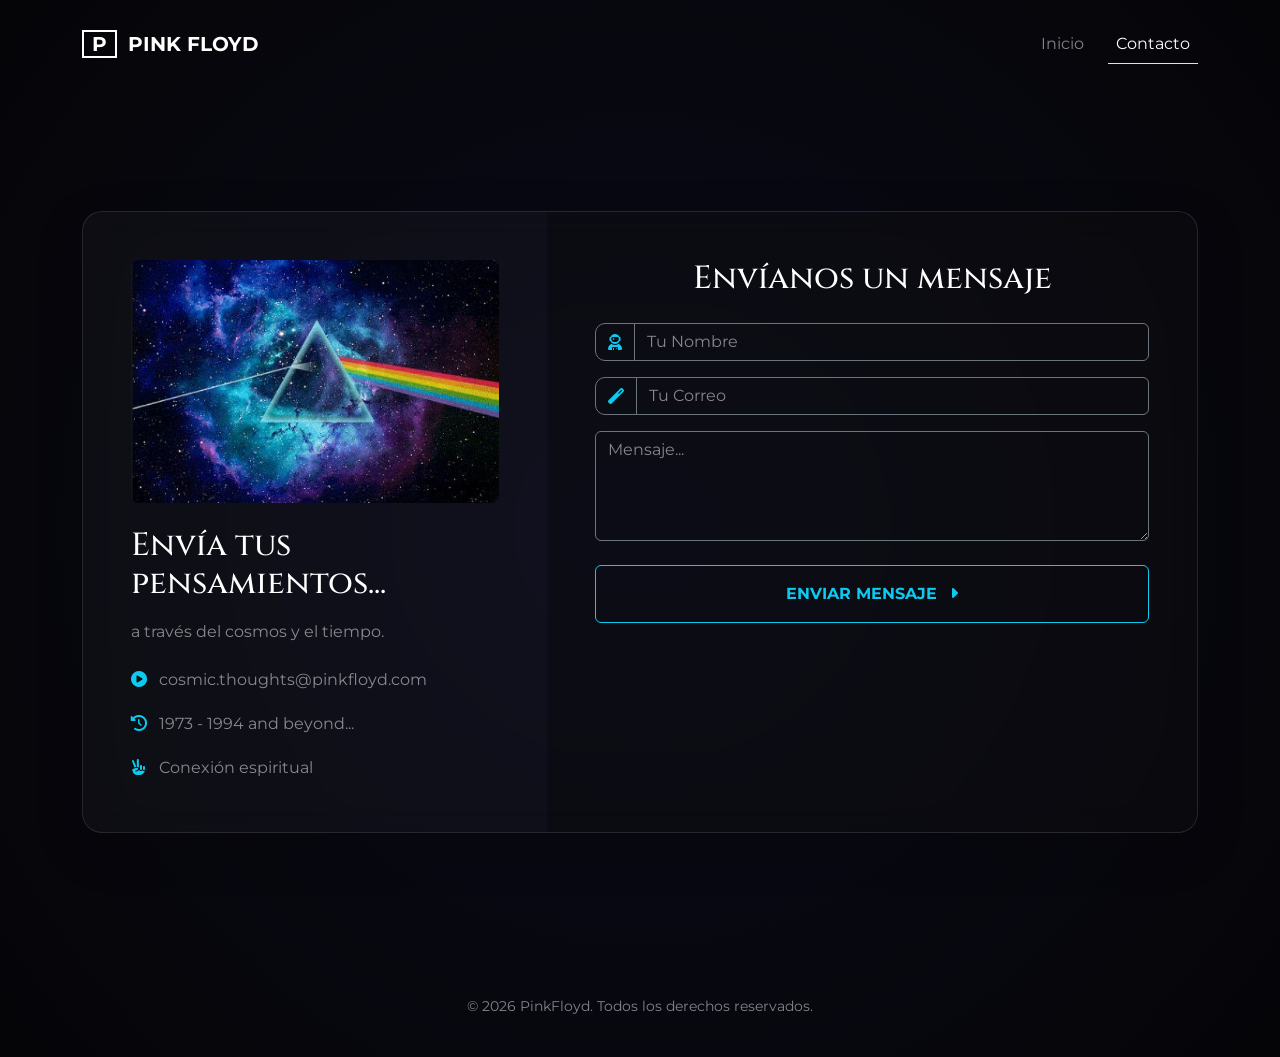
<file: Contact.html>
<!DOCTYPE html>
<html lang="es">
<head>
    <meta charset="UTF-8">
    <meta name="viewport" content="width=device-width, initial-scale=1.0">
    <title>Pink Floyd | Contacto</title>

    <link href="https://cdn.jsdelivr.net/npm/bootstrap@5.3.3/dist/css/bootstrap.min.css" rel="stylesheet">
    <link href="https://fonts.googleapis.com/css2?family=Cinzel:wght@400;700&family=Montserrat:wght@300;400&display=swap" rel="stylesheet">
    <link rel="stylesheet" href="https://cdnjs.cloudflare.com/ajax/libs/font-awesome/6.0.0/css/all.min.css">
    <link rel="stylesheet" href="assets/css/styles.css">
</head>
<body class="bg-black"> <nav class="navbar navbar-expand-lg navbar-dark pt-4">
    <div class="container">
        <a class="navbar-brand fw-bold" href="index.html">
            <span class="logo-p" style="border: 2px solid white; padding: 0 8px; margin-right: 5px;">P</span> PINK FLOYD
        </a>

        <button class="navbar-toggler" type="button" data-bs-toggle="collapse" data-bs-target="#navbarNav" aria-controls="navbarNav" aria-expanded="false" aria-label="Toggle navigation">
            <span class="navbar-toggler-icon"></span>
        </button>

        <div class="collapse navbar-collapse" id="navbarNav">
            <div class="navbar-nav ms-auto gap-3 pt-3 pt-lg-0">
                <a href="menu.html" class="nav-link text-white-50">Inicio</a>
                <a href="Contact.html" class="nav-link text-white border-bottom border-lg-0 pb-1">Contacto</a>
            </div>
        </div>
    </div>
</nav>

<main class="container d-flex align-items-center justify-content-center min-vh-100 py-5">
    <div class="row glass-container shadow-lg w-100 overflow-hidden" style="background: rgba(255,255,255,0.03); backdrop-filter: blur(15px); -webkit-backdrop-filter: blur(15px); border: 1px solid rgba(255,255,255,0.1); border-radius: 20px;">

        <div class="col-lg-5 p-5 d-flex flex-column justify-content-center border-md-bottom border-lg-end" style="border-color: rgba(255,255,255,0.1) !important;">
            <div class="text-center mb-4">
                <img src="assets/img/prisma.jpg" class="img-fluid rounded-3" alt="Prisma">
            </div>

            <h2 class="text-white mb-3" style="font-family: 'Cinzel', serif;">Envía tus pensamientos...</h2>
            <p class="text-white-50 mb-4">a través del cosmos y el tiempo.</p>

            <div class="d-flex flex-column gap-3 text-white-50">
                <p class="mb-1"><i class="fas fa-play-circle text-info me-2"></i> cosmic.thoughts@pinkfloyd.com</p>
                <p class="mb-1"><i class="fas fa-history me-2 text-info"></i> 1973 - 1994 and beyond...</p>
                <p class="mb-1"><i class="fas fa-hand-peace me-2 text-info"></i> Conexión espiritual</p>
            </div>
        </div>

        <div class="col-lg-7 p-5" style="background: rgba(0,0,0,0.3);">
            <h2 class="text-white mb-4 text-center" style="font-family: 'Cinzel', serif;">Envíanos un mensaje</h2>

            <form>
                <div class="mb-3">
                    <div class="input-group">
                        <span class="input-group-text bg-transparent text-info border-secondary"><i class="fas fa-user-astronaut"></i></span>
                        <input type="text" class="form-control bg-transparent text-white border-secondary" placeholder="Tu Nombre" required>
                    </div>
                </div>
                <div class="mb-3">
                    <div class="input-group">
                        <span class="input-group-text bg-transparent text-info border-secondary"><i class="fas fa-magic"></i></span>
                        <input type="email" class="form-control bg-transparent text-white border-secondary" placeholder="Tu Correo" required>
                    </div>
                </div>
                <div class="mb-4">
                    <textarea class="form-control bg-transparent text-white border-secondary" rows="4" placeholder="Mensaje..."></textarea>
                </div>

                <button type="submit" class="btn btn-outline-info w-100 py-3 fw-bold">
                    ENVIAR MENSAJE <i class="fas fa-caret-right ms-2"></i>
                </button>
            </form>
        </div>
    </div>
</main>

<footer class="text-center py-4 text-white-50 small">
    <p>&copy; 2026 PinkFloyd. Todos los derechos reservados.</p>
</footer>

<script src="https://cdn.jsdelivr.net/npm/bootstrap@5.3.3/dist/js/bootstrap.bundle.min.js"></script>
</body>
</html>
</file>
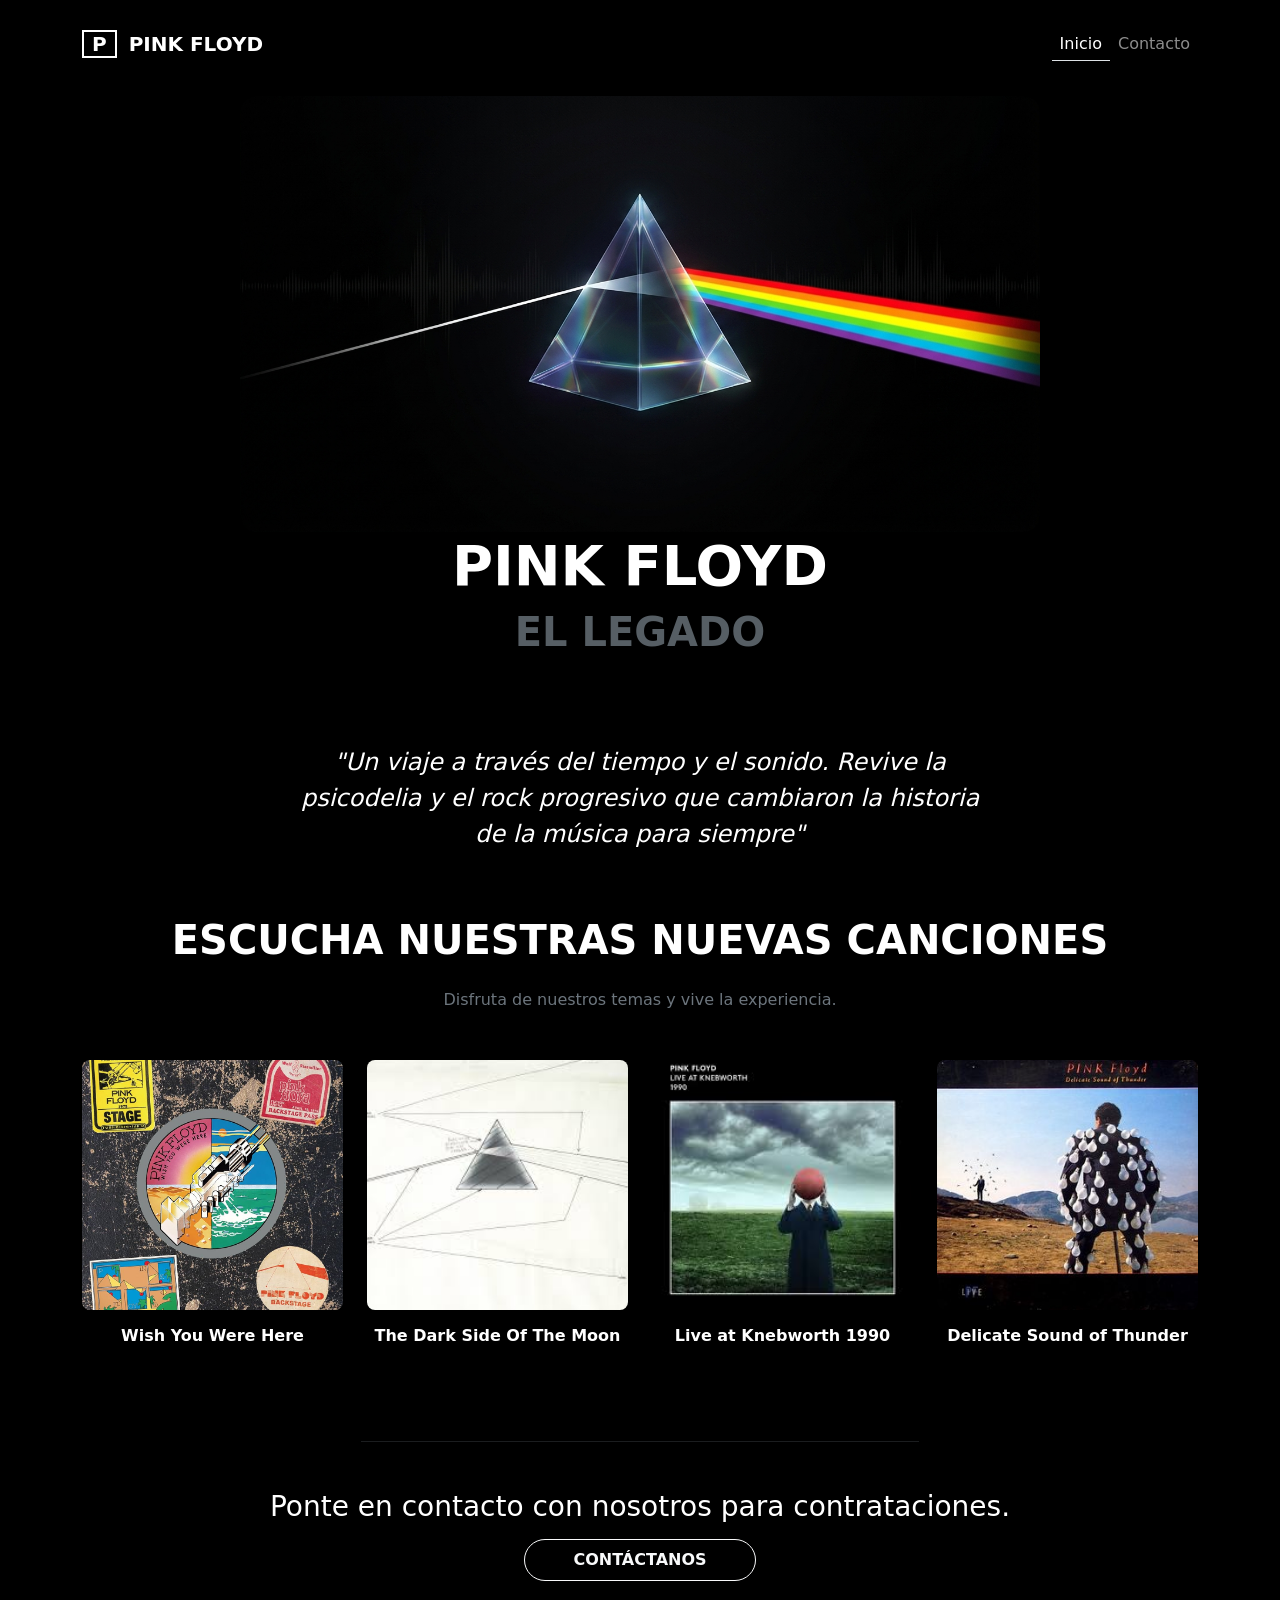
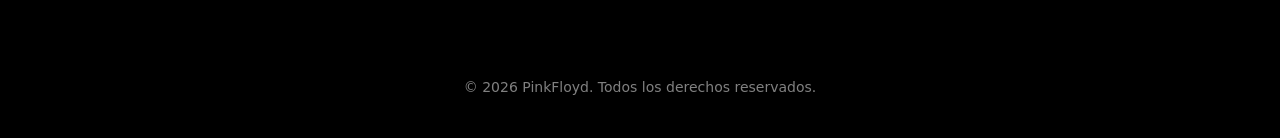
<file: inicio.html>
<!doctype html>
<html lang="en">
<head>
    <meta charset="UTF-8">
    <title>Pink Floyd</title>
    <link href="assets/css/bootstrap.css" rel="stylesheet">
</head>
<body class="bg-black">
<header>
    <nav class="navbar navbar-expand-lg navbar-dark bg-black shadow-sm sticky-top pt-4">
        <div class="container">
            <a class="navbar-brand fw-bold" href="index.html">
                <span class="logo-p" style="border: 2px solid white; padding: 0 8px; margin-right: 5px;">P</span> PINK FLOYD
            </a>
            <button class="navbar-toggler" type="button" data-bs-toggle="collapse" data-bs-target="#navbarNav">
                <span class="navbar-toggler-icon"></span>
            </button>
            <div class="collapse navbar-collapse" id="navbarNav">
                <ul class="navbar-nav ms-auto">
                    <li class="nav-item"><a class="nav-link text-white border-bottom text-decoration-none pb-1" href="inicio.html">Inicio</a></li>
                    <li class="nav-item"><a class="nav-link" href="Contact.html">Contacto</a></li>
                </ul>
            </div>
        </div>
    </nav>
</header>
<main>
    <div class="container py-4 d-flex flex-column justify-content-center align-items-center">
        <img src="assets/img/pinkfloidacacotorron.png"
             alt="Pink Floyd El Legado"
             class="img-fluid rounded-4 shadow"
             style="max-width: 800px; width: 100%; height: auto;">
        <h1 class="display-4 fw-bold" style="color: white;">PINK FLOYD</h1>
        <p class="display-6 fw-bold" style="color: #565e64;">EL LEGADO</p>
    </div>

    <div class="container my-5 d-flex flex-column justify-content-center align-items-center">
        <p class="fs-4 text-white fw-light lh-base text-center" style="max-width: 700px; font-style: italic;">"Un viaje a través del tiempo y el sonido. Revive la psicodelia y el rock progresivo que cambiaron la historia de la música para siempre"</p>
    </div>

    <div class="container my-5 text-center">
        <h2 class="display-6 fw-bold text-white mb-4">ESCUCHA NUESTRAS NUEVAS CANCIONES</h2>
        <p class="text-secondary mb-5">Disfruta de nuestros temas y vive la experiencia.</p>

        <div class="row justify-content-center g-4">
            <div class="col-6 col-md-3">
                <div class="card bg-transparent border-0">
                    <img src="assets/img/si.jpg" alt="Álbum 1" class="img-fluid rounded-3 shadow-lg mb-3"
                         style="height: 250px; width: 100%; object-fit: cover;">
                    <h5 class="text-white fw-bold fs-6">Wish You Were Here</h5>
                </div>
            </div>

            <div class="col-6 col-md-3">
                <div class="card bg-transparent border-0">
                    <img src="assets/img/darkpink.jpg" alt="Álbum 2" class="img-fluid rounded-3 shadow-lg mb-3"
                         style="height: 250px; width: 100%; object-fit: cover;">
                    <h5 class="text-white fw-bold fs-6">The Dark Side Of The Moon</h5>
                </div>
            </div>

            <div class="col-6 col-md-3">
                <div class="card bg-transparent border-0">
                    <img src="assets/img/live.jpg" alt="Álbum 3" class="img-fluid rounded-3 shadow-lg mb-3"
                         style="height: 250px; width: 100%; object-fit: cover;">
                    <h5 class="text-white fw-bold fs-6">Live at Knebworth 1990</h5>
                </div>
            </div>

            <div class="col-6 col-md-3">
                <div class="card bg-transparent border-0">
                    <img src="assets/img/delicate.jpg" alt="Álbum 4" class="img-fluid rounded-3 shadow-lg mb-3"
                         style="height: 250px; width: 100%; object-fit: cover;">
                    <h5 class="text-white fw-bold fs-6">Delicate Sound of Thunder</h5>
                </div>
            </div>
        </div> </div>
    <div class="container my-5 py-4 text-center">
        <hr class="border-secondary opacity-25 w-50 mx-auto mb-5">

        <h3 class="text-white fw-light mb-3">Ponte en contacto con nosotros para contrataciones.</h3>
        <a href="Contact.html" class="btn btn-outline-light btn-lg px-5 py-2 rounded-pill fw-bold text-uppercase fs-6 tracking-wider">
            Contáctanos
        </a>
    </div>
</main>
<footer class="text-center py-4 text-white-50 small">
    <p>&copy; 2026 PinkFloyd. Todos los derechos reservados.</p>
</footer>
</body>
</html>
</file>
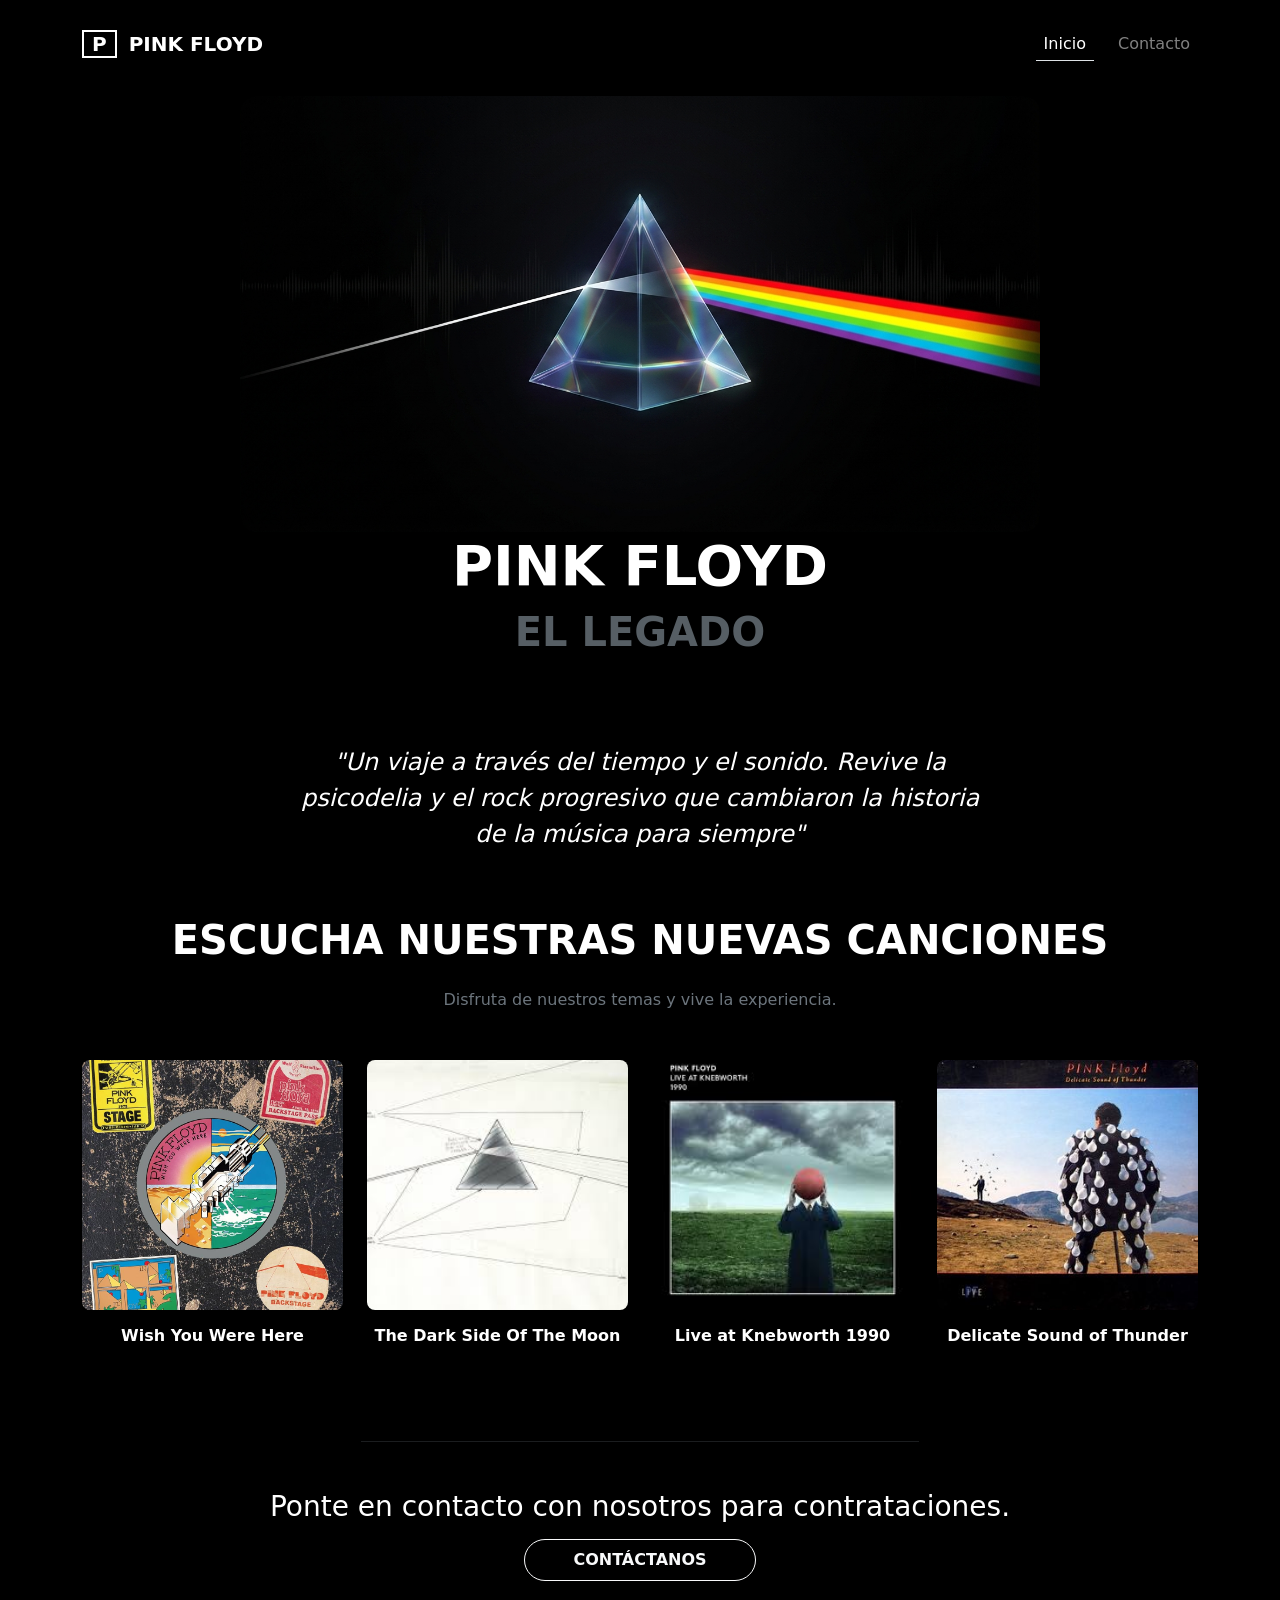
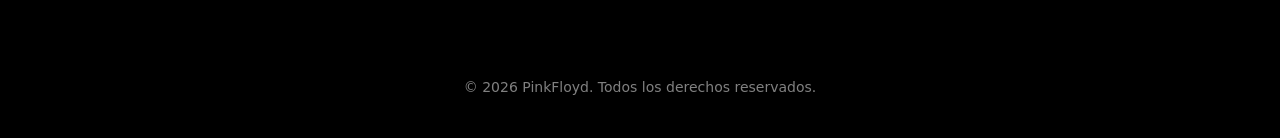
<file: menu.html>
<!doctype html>
<html lang="en">
<head>
    <meta charset="UTF-8">
    <meta name="viewport" content="width=device-width, initial-scale=1.0">
    <title>Pink Floyd</title>
    <link href="assets/css/bootstrap.css" rel="stylesheet">
</head>
<body class="bg-black">
<header>
    <nav class="navbar navbar-expand-lg navbar-dark bg-black shadow-sm sticky-top pt-4">
        <div class="container">
            <a class="navbar-brand fw-bold" href="index.html">
                <span class="logo-p" style="border: 2px solid white; padding: 0 8px; margin-right: 5px;">P</span> PINK FLOYD
            </a>

            <button class="navbar-toggler" type="button" data-bs-toggle="collapse" data-bs-target="#navbarNav" aria-controls="navbarNav" aria-expanded="false" aria-label="Toggle navigation">
                <span class="navbar-toggler-icon"></span>
            </button>

            <div class="collapse navbar-collapse" id="navbarNav">
                <ul class="navbar-nav ms-auto gap-3 pt-3 pt-lg-0">
                    <li class="nav-item">
                        <a class="nav-link text-white border-bottom border-lg-0 pb-1" href="menu.html">Inicio</a>
                    </li>
                    <li class="nav-item">
                        <a class="nav-link text-white-50" href="Contact.html">Contacto</a>
                    </li>
                </ul>
            </div>
        </div>
    </nav>
</header>
<main>
    <div class="container py-4 d-flex flex-column justify-content-center align-items-center">
        <img src="assets/img/pinkfloidacacotorron.png"
             alt="Pink Floyd El Legado"
             class="img-fluid rounded-4 shadow"
             style="max-width: 800px; width: 100%; height: auto;">
        <h1 class="display-4 fw-bold" style="color: white;">PINK FLOYD</h1>
        <p class="display-6 fw-bold" style="color: #565e64;">EL LEGADO</p>
    </div>

    <div class="container my-5 d-flex flex-column justify-content-center align-items-center">
        <p class="fs-4 text-white fw-light lh-base text-center" style="max-width: 700px; font-style: italic;">"Un viaje a través del tiempo y el sonido. Revive la psicodelia y el rock progresivo que cambiaron la historia de la música para siempre"</p>
    </div>

    <div class="container my-5 text-center">
        <h2 class="display-6 fw-bold text-white mb-4">ESCUCHA NUESTRAS NUEVAS CANCIONES</h2>
        <p class="text-secondary mb-5">Disfruta de nuestros temas y vive la experiencia.</p>

        <div class="row justify-content-center g-4">
            <div class="col-6 col-md-3">
                <div class="card bg-transparent border-0">
                    <img src="assets/img/si.jpg" alt="Álbum 1" class="img-fluid rounded-3 shadow-lg mb-3"
                         style="height: 250px; width: 100%; object-fit: cover;">
                    <h5 class="text-white fw-bold fs-6">Wish You Were Here</h5>
                </div>
            </div>

            <div class="col-6 col-md-3">
                <div class="card bg-transparent border-0">
                    <img src="assets/img/darkpink.jpg" alt="Álbum 2" class="img-fluid rounded-3 shadow-lg mb-3"
                         style="height: 250px; width: 100%; object-fit: cover;">
                    <h5 class="text-white fw-bold fs-6">The Dark Side Of The Moon</h5>
                </div>
            </div>

            <div class="col-6 col-md-3">
                <div class="card bg-transparent border-0">
                    <img src="assets/img/live.jpg" alt="Álbum 3" class="img-fluid rounded-3 shadow-lg mb-3"
                         style="height: 250px; width: 100%; object-fit: cover;">
                    <h5 class="text-white fw-bold fs-6">Live at Knebworth 1990</h5>
                </div>
            </div>

            <div class="col-6 col-md-3">
                <div class="card bg-transparent border-0">
                    <img src="assets/img/delicate.jpg" alt="Álbum 4" class="img-fluid rounded-3 shadow-lg mb-3"
                         style="height: 250px; width: 100%; object-fit: cover;">
                    <h5 class="text-white fw-bold fs-6">Delicate Sound of Thunder</h5>
                </div>
            </div>
        </div>
    </div>

    <div class="container my-5 py-4 text-center">
        <hr class="border-secondary opacity-25 w-50 mx-auto mb-5">
        <h3 class="text-white fw-light mb-3">Ponte en contacto con nosotros para contrataciones.</h3>
        <a href="Contact.html" class="btn btn-outline-light btn-lg px-5 py-2 rounded-pill fw-bold text-uppercase fs-6 tracking-wider">
            Contáctanos
        </a>
    </div>
</main>
<footer class="text-center py-4 text-white-50 small">
    <p>&copy; 2026 PinkFloyd. Todos los derechos reservados.</p>
</footer>

<script src="assets/js/bootstrap.bundle.js"></script>
</body>
</html>
</file>
<file: assets/css/styles.css>
body {
    background-color: #050508;
    background-image:
            radial-gradient(circle at 50% 50%, rgba(20, 20, 50, 0.5) 0%, #050508 100%),
            url('https://www.transparenttextures.com/patterns/stardust.png'); /* Efecto estrellas */
    font-family: 'Montserrat', sans-serif;
    color: white;
}

.cinzel { font-family: 'Cinzel', serif; }


.glass-container {
    background: rgba(255, 255, 255, 0.03);
    backdrop-filter: blur(15px);
    border: 1px solid rgba(255, 255, 255, 0.1);
    border-radius: 20px;
    overflow: hidden;
}

.border-end-glass {
    border-right: 1px solid rgba(255, 255, 255, 0.1);
}

.bg-form-dark {
    background: rgba(0, 0, 0, 0.3);
}

.prism-art {
    max-width: 200px;
    filter: drop-shadow(0 0 15px rgba(255, 255, 255, 0.2));
}

.floyd-input {
    background-color: rgba(255, 255, 255, 0.05) !important;
    border: 1px solid rgba(255, 255, 255, 0.2) !important;
    color: white !important;
    border-radius: 10px !important;
}

.floyd-input:focus {
    box-shadow: 0 0 15px rgba(0, 212, 255, 0.4);
    border-color: #00d4ff !important;
}

.input-group-text {
    color: rgba(255, 255, 255, 0.5);
    border: 1px solid rgba(255, 255, 255, 0.2);
    border-radius: 10px 0 0 10px !important;
}

.btn-floyd {
    background: linear-gradient(45deg, #111, #222);
    border: 1px solid rgba(0, 212, 255, 0.5);
    color: white;
    font-family: 'Cinzel', serif;
    letter-spacing: 2px;
    transition: 0.4s;
    box-shadow: 0 4px 15px rgba(0,0,0,0.5);
}

.btn-floyd:hover {
    background: #00d4ff;
    color: black;
    box-shadow: 0 0 20px rgba(0, 212, 255, 0.8);
}


.navbar-links a {
    color: rgba(255, 255, 255, 0.7);
    text-decoration: none;
    font-size: 0.9rem;
}

.active { color: white !important; }

.logo-p {
    border: 2px solid white;
    padding: 0 8px;
    margin-right: 5px;
}

.form-control::placeholder {
    color: rgba(255, 255, 255, 0.5) !important;
    opacity: 1;
}
.form-control {
    color: #ffffff !important;
}
.input-group-text {
    color: #0dcaf0 !important;
}
</file>
